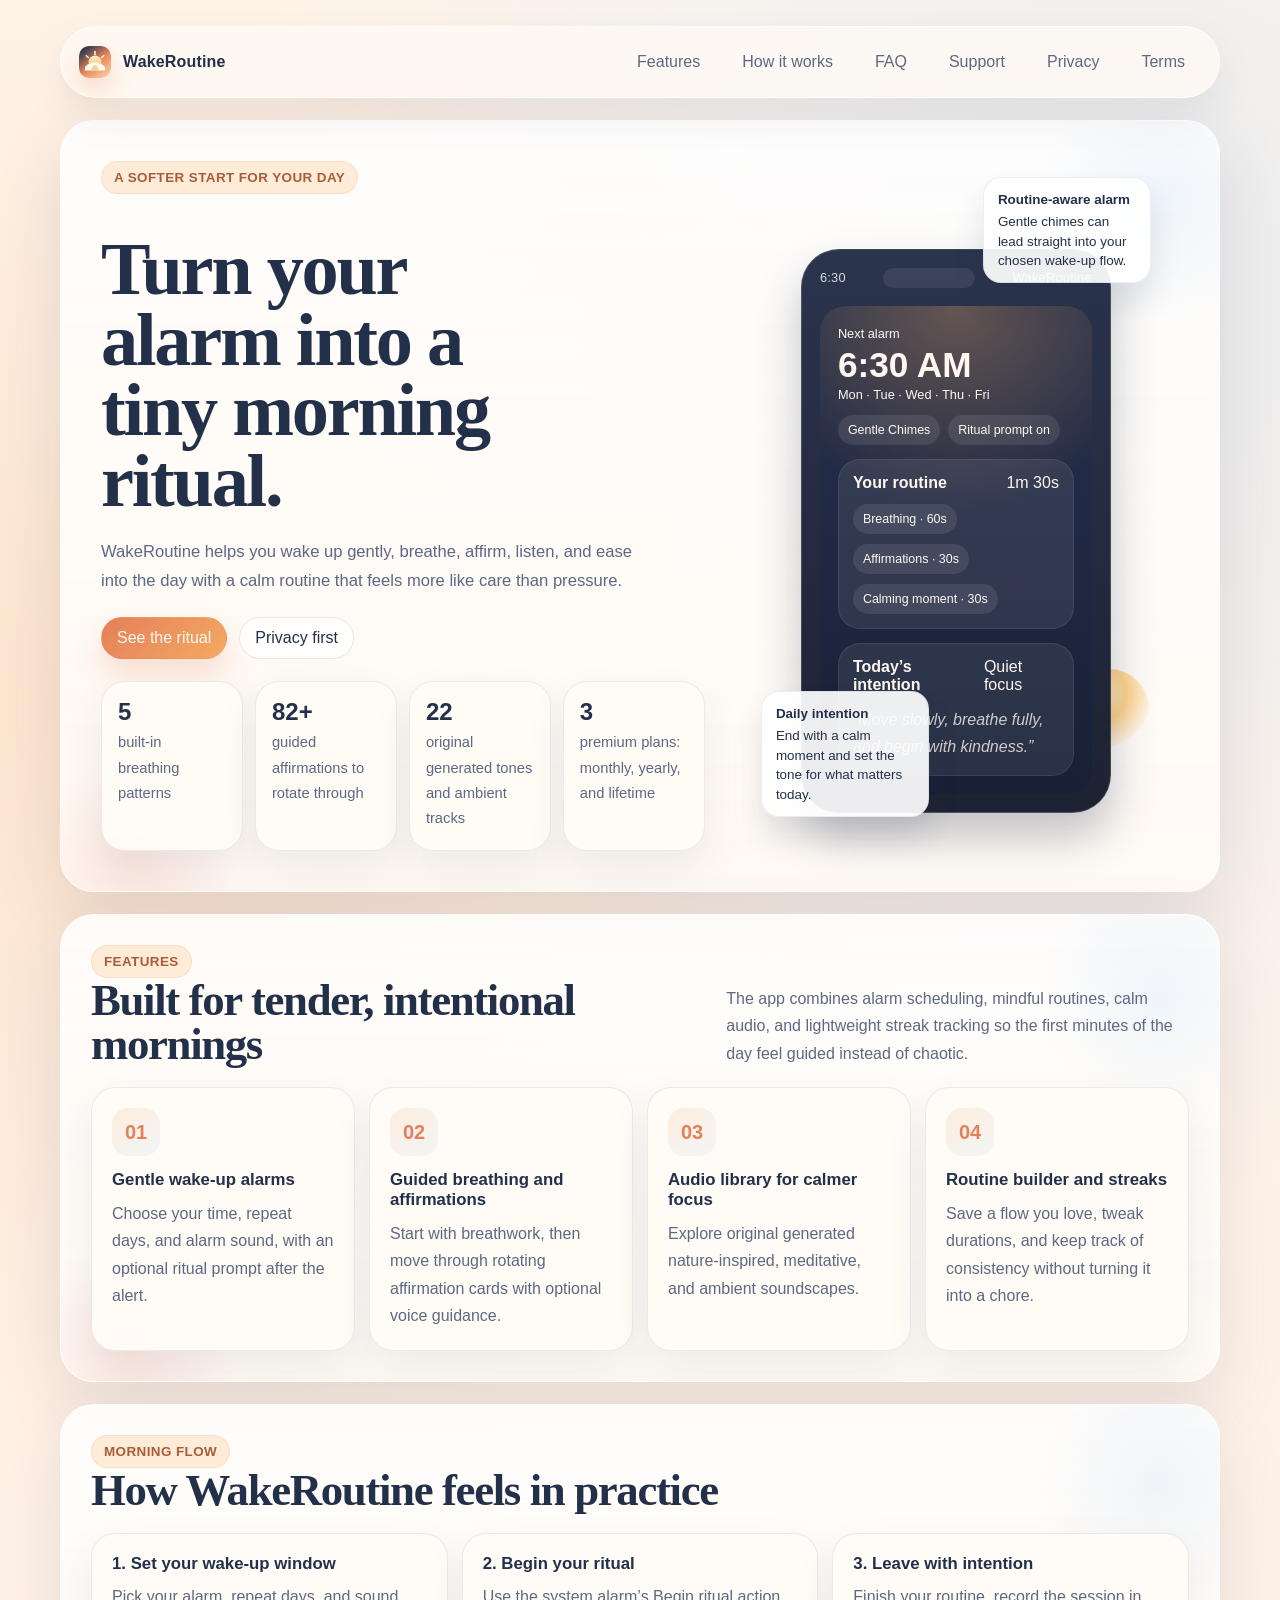
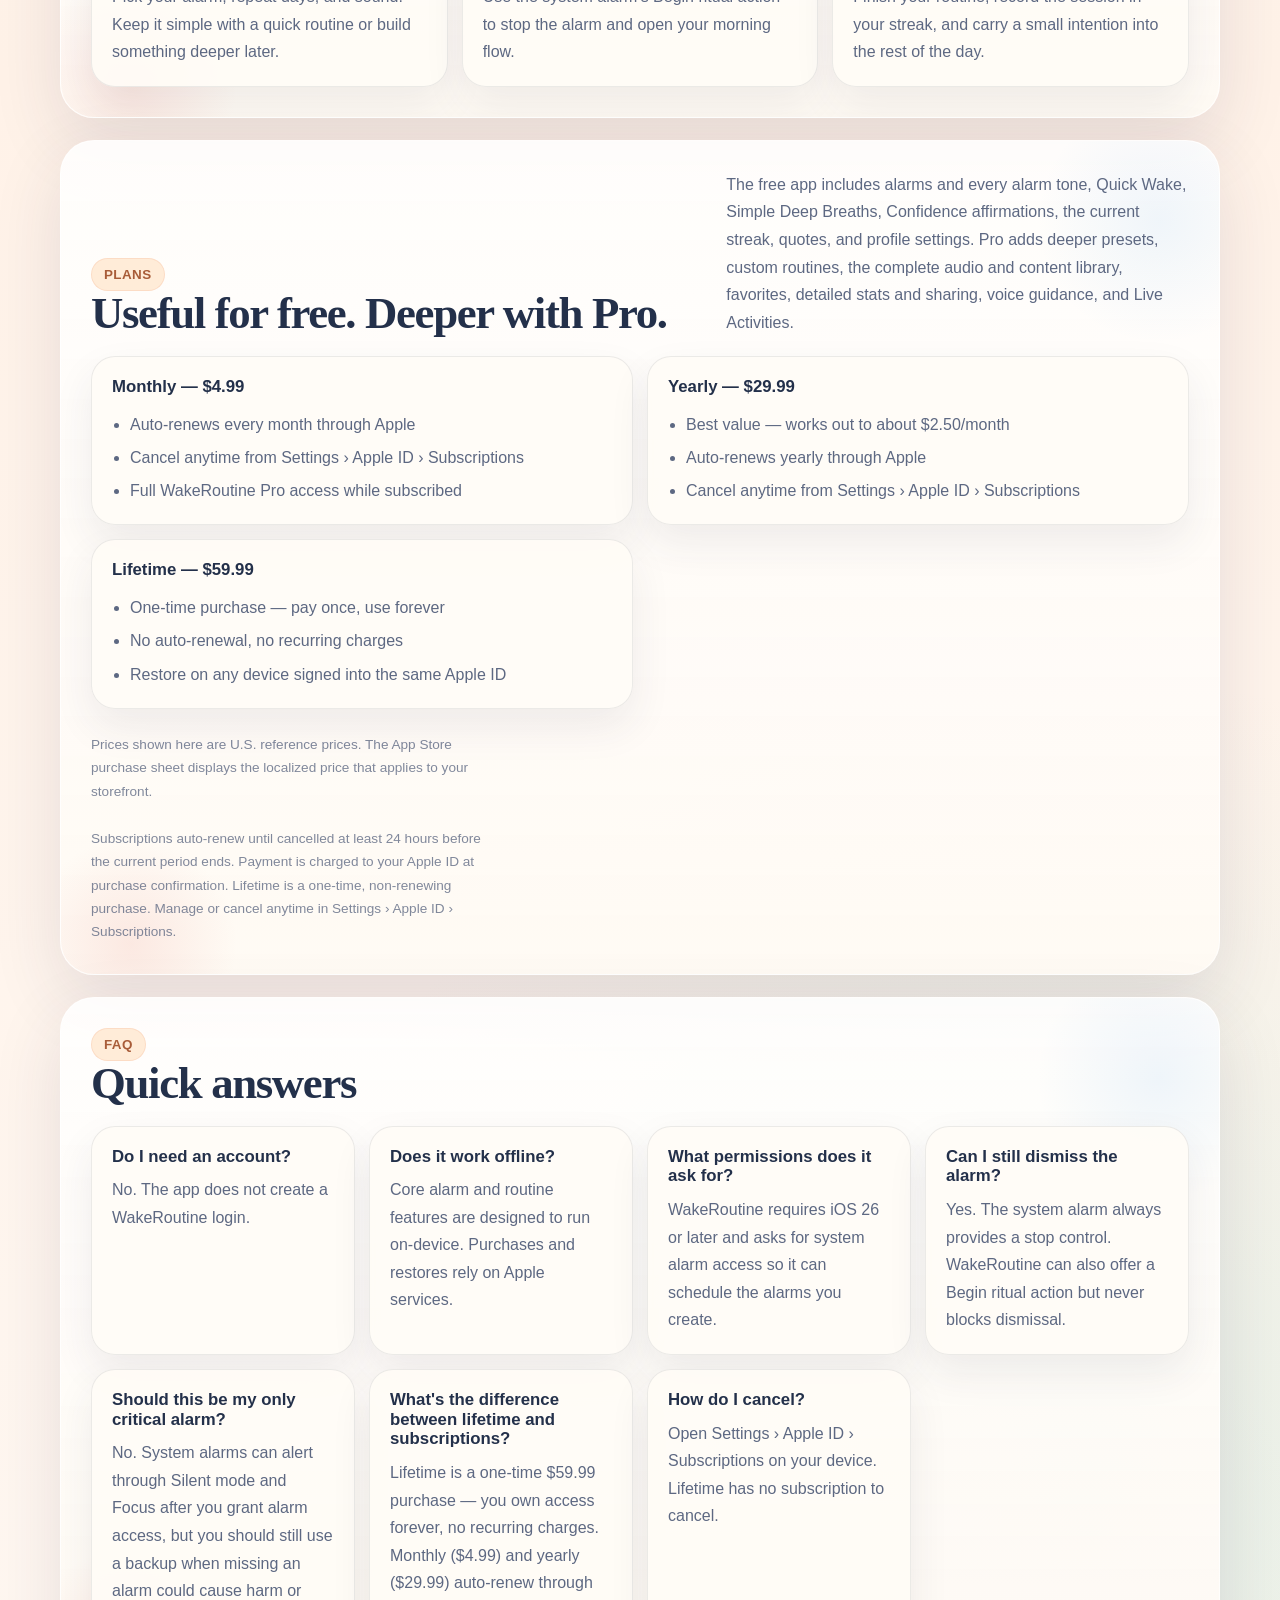
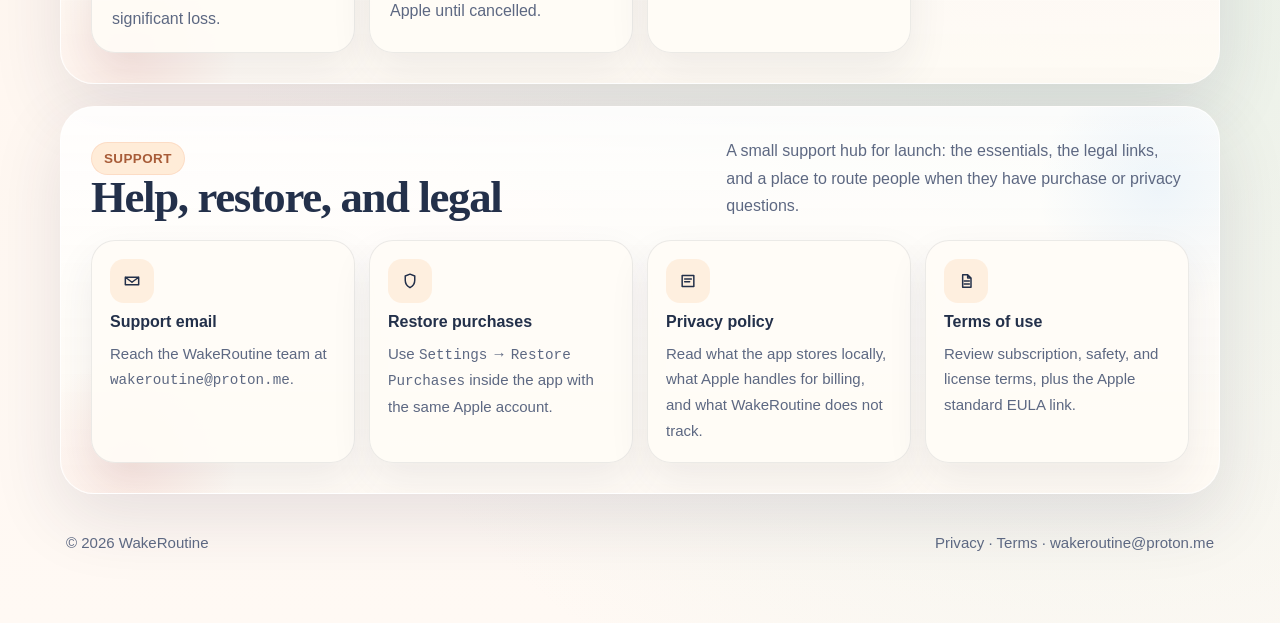
<file: index.html>
<!DOCTYPE html>
<html lang="en">
<head>
  <meta charset="UTF-8" />
  <meta name="viewport" content="width=device-width, initial-scale=1.0" />
  <title>WakeRoutine | Gentle alarms and mindful morning rituals</title>
  <meta
    name="description"
    content="WakeRoutine is an iPhone app for scheduled alarms, guided breathing, affirmations, generated calming audio, streaks, and customizable morning rituals."
  />
  <meta name="theme-color" content="#fff8f1" />
  <link rel="icon" href="assets/brand-mark.svg" type="image/svg+xml" />
  <link rel="stylesheet" href="site.css?v=1" />
</head>
<body>
  <div class="page-shell">
    <nav class="topbar" aria-label="Primary">
      <a class="brand" href="./">
        <img src="assets/brand-mark.svg" alt="WakeRoutine brand mark" />
        <span>WakeRoutine</span>
      </a>
      <div class="nav-links">
        <a href="#features">Features</a>
        <a href="#flow">How it works</a>
        <a href="#faq">FAQ</a>
        <a href="#support">Support</a>
        <a href="privacy/">Privacy</a>
        <a href="terms/">Terms</a>
      </div>
    </nav>

    <main class="section-stack">
      <section class="hero">
        <div class="hero-copy">
          <span class="eyebrow">A softer start for your day</span>
          <div>
            <h1>Turn your alarm into a tiny morning ritual.</h1>
          </div>
          <p>
            WakeRoutine helps you wake up gently, breathe, affirm, listen, and ease into the day
            with a calm routine that feels more like care than pressure.
          </p>
          <div class="cta-row">
            <a class="button-link primary" href="#features">See the ritual</a>
            <a class="button-link ghost" href="privacy/">Privacy first</a>
          </div>
          <div class="stats-grid" aria-label="WakeRoutine highlights">
            <article class="stat-card">
              <strong>5</strong>
              <p>built-in breathing patterns</p>
            </article>
            <article class="stat-card">
              <strong>82+</strong>
              <p>guided affirmations to rotate through</p>
            </article>
            <article class="stat-card">
              <strong>22</strong>
              <p>original generated tones and ambient tracks</p>
            </article>
            <article class="stat-card">
              <strong>3</strong>
              <p>premium plans: monthly, yearly, and lifetime</p>
            </article>
          </div>
        </div>

        <div class="hero-visual" aria-label="WakeRoutine phone preview">
          <div class="phone-scene">
            <div class="hero-notes" aria-label="WakeRoutine highlights">
              <div class="floating-note one">
                <strong>Routine-aware alarm</strong>
                Gentle chimes can lead straight into your chosen wake-up flow.
              </div>
              <div class="floating-note two">
                <strong>Daily intention</strong>
                End with a calm moment and set the tone for what matters today.
              </div>
            </div>
            <div class="sun-coin" aria-hidden="true"></div>
            <div class="phone-frame">
              <div class="phone-top">
                <span>6:30</span>
                <div class="notch" aria-hidden="true"></div>
                <span>WakeRoutine</span>
              </div>
              <div class="phone-surface">
                <span class="phone-label">Next alarm</span>
                <strong class="alarm-time">6:30 AM</strong>
                <span class="phone-label">Mon · Tue · Wed · Thu · Fri</span>

                <div class="days-row">
                  <span class="day-pill">Gentle Chimes</span>
                  <span class="day-pill">Ritual prompt on</span>
                </div>

                <div class="routine-card">
                  <header>
                    <strong>Your routine</strong>
                    <span>1m 30s</span>
                  </header>
                  <div class="steps-cloud">
                    <span class="step-pill">Breathing · 60s</span>
                    <span class="step-pill">Affirmations · 30s</span>
                    <span class="step-pill">Calming moment · 30s</span>
                  </div>
                </div>

                <div class="intention-card">
                  <header>
                    <strong>Today’s intention</strong>
                    <span>Quiet focus</span>
                  </header>
                  <p>“Move slowly, breathe fully, and begin with kindness.”</p>
                </div>
              </div>
            </div>
          </div>
        </div>
      </section>

      <section class="panel" id="features">
        <div class="panel-head">
          <div>
            <span class="tag">Features</span>
            <h2>Built for tender, intentional mornings</h2>
          </div>
          <p class="panel-subcopy">
            The app combines alarm scheduling, mindful routines, calm audio, and lightweight
            streak tracking so the first minutes of the day feel guided instead of chaotic.
          </p>
        </div>

        <div class="card-grid">
          <article class="card">
            <div class="icon-chip">01</div>
            <h3>Gentle wake-up alarms</h3>
            <p>Choose your time, repeat days, and alarm sound, with an optional ritual prompt after the alert.</p>
          </article>
          <article class="card">
            <div class="icon-chip">02</div>
            <h3>Guided breathing and affirmations</h3>
            <p>Start with breathwork, then move through rotating affirmation cards with optional voice guidance.</p>
          </article>
          <article class="card">
            <div class="icon-chip">03</div>
            <h3>Audio library for calmer focus</h3>
            <p>Explore original generated nature-inspired, meditative, and ambient soundscapes.</p>
          </article>
          <article class="card">
            <div class="icon-chip">04</div>
            <h3>Routine builder and streaks</h3>
            <p>Save a flow you love, tweak durations, and keep track of consistency without turning it into a chore.</p>
          </article>
        </div>
      </section>

      <section class="panel" id="flow">
        <div class="panel-head">
          <div>
            <span class="tag">Morning flow</span>
            <h2>How WakeRoutine feels in practice</h2>
          </div>
        </div>

        <div class="flow-grid">
          <article class="flow-card">
            <h3>1. Set your wake-up window</h3>
            <p>Pick your alarm, repeat days, and sound. Keep it simple with a quick routine or build something deeper later.</p>
          </article>
          <article class="flow-card">
            <h3>2. Begin your ritual</h3>
            <p>Use the system alarm’s Begin ritual action to stop the alarm and open your morning flow.</p>
          </article>
          <article class="flow-card">
            <h3>3. Leave with intention</h3>
            <p>Finish your routine, record the session in your streak, and carry a small intention into the rest of the day.</p>
          </article>
        </div>
      </section>

      <section class="panel">
        <div class="panel-head">
          <div>
            <span class="tag">Plans</span>
            <h2>Useful for free. Deeper with Pro.</h2>
          </div>
          <p class="panel-subcopy">
            The free app includes alarms and every alarm tone, Quick Wake, Simple Deep Breaths,
            Confidence affirmations, the current streak, quotes, and profile settings. Pro adds
            deeper presets, custom routines, the complete audio and content library, favorites,
            detailed stats and sharing, voice guidance, and Live Activities.
          </p>
        </div>

        <div class="comparison-grid">
          <article class="mini-card">
            <h3>Monthly — $4.99</h3>
            <ul>
              <li>Auto-renews every month through Apple</li>
              <li>Cancel anytime from Settings › Apple ID › Subscriptions</li>
              <li>Full WakeRoutine Pro access while subscribed</li>
            </ul>
          </article>
          <article class="mini-card">
            <h3>Yearly — $29.99</h3>
            <ul>
              <li>Best value — works out to about $2.50/month</li>
              <li>Auto-renews yearly through Apple</li>
              <li>Cancel anytime from Settings › Apple ID › Subscriptions</li>
            </ul>
          </article>
          <article class="mini-card">
            <h3>Lifetime — $59.99</h3>
            <ul>
              <li>One-time purchase — pay once, use forever</li>
              <li>No auto-renewal, no recurring charges</li>
              <li>Restore on any device signed into the same Apple ID</li>
            </ul>
          </article>
        </div>

        <p class="panel-subcopy pricing-note">
          Prices shown here are U.S. reference prices. The App Store purchase sheet displays the
          localized price that applies to your storefront.
        </p>
        <p class="panel-subcopy pricing-note">
          Subscriptions auto-renew until cancelled at least 24 hours before the current period ends.
          Payment is charged to your Apple ID at purchase confirmation. Lifetime is a one-time,
          non-renewing purchase. Manage or cancel anytime in Settings › Apple ID › Subscriptions.
        </p>
      </section>

      <section class="panel" id="faq">
        <div class="panel-head">
          <div>
            <span class="tag">FAQ</span>
            <h2>Quick answers</h2>
          </div>
        </div>

        <div class="faq-grid">
          <article class="faq-card">
            <h3>Do I need an account?</h3>
            <p>No. The app does not create a WakeRoutine login.</p>
          </article>
          <article class="faq-card">
            <h3>Does it work offline?</h3>
            <p>Core alarm and routine features are designed to run on-device. Purchases and restores rely on Apple services.</p>
          </article>
          <article class="faq-card">
            <h3>What permissions does it ask for?</h3>
            <p>WakeRoutine requires iOS 26 or later and asks for system alarm access so it can schedule the alarms you create.</p>
          </article>
          <article class="faq-card">
            <h3>Can I still dismiss the alarm?</h3>
            <p>Yes. The system alarm always provides a stop control. WakeRoutine can also offer a Begin ritual action but never blocks dismissal.</p>
          </article>
          <article class="faq-card">
            <h3>Should this be my only critical alarm?</h3>
            <p>No. System alarms can alert through Silent mode and Focus after you grant alarm access, but you should still use a backup when missing an alarm could cause harm or significant loss.</p>
          </article>
          <article class="faq-card">
            <h3>What's the difference between lifetime and subscriptions?</h3>
            <p>Lifetime is a one-time $59.99 purchase — you own access forever, no recurring charges. Monthly ($4.99) and yearly ($29.99) auto-renew through Apple until cancelled.</p>
          </article>
          <article class="faq-card">
            <h3>How do I cancel?</h3>
            <p>Open Settings › Apple ID › Subscriptions on your device. Lifetime has no subscription to cancel.</p>
          </article>
        </div>
      </section>

      <section class="panel" id="support">
        <div class="panel-head">
          <div>
            <span class="tag">Support</span>
            <h2>Help, restore, and legal</h2>
          </div>
          <p class="panel-subcopy">
            A small support hub for launch: the essentials, the legal links, and a place to route
            people when they have purchase or privacy questions.
          </p>
        </div>

        <div class="support-links-grid">
          <a class="support-link-card" href="mailto:wakeroutine@proton.me?subject=WakeRoutine%20support">
            <span class="support-link-icon" aria-hidden="true">
              <svg viewBox="0 0 24 24" fill="none">
                <path d="M4 7.5h16v9H4zm0 0 8 6 8-6" stroke="currentColor" stroke-width="1.8" stroke-linecap="round" stroke-linejoin="round"/>
              </svg>
            </span>
            <span class="support-link-title">Support email</span>
            <p>Reach the WakeRoutine team at <span class="mono">wakeroutine@proton.me</span>.</p>
          </a>

          <article class="support-link-card">
            <span class="support-link-icon" aria-hidden="true">
              <svg viewBox="0 0 24 24" fill="none">
                <path d="M12 3.8 6.3 6v5.1c0 3.7 2.1 7.1 5.7 8.9 3.6-1.8 5.7-5.2 5.7-8.9V6z" stroke="currentColor" stroke-width="1.8" stroke-linejoin="round"/>
              </svg>
            </span>
            <span class="support-link-title">Restore purchases</span>
            <p>Use <span class="mono">Settings</span> → <span class="mono">Restore Purchases</span> inside the app with the same Apple account.</p>
          </article>

          <a class="support-link-card" href="privacy/">
            <span class="support-link-icon" aria-hidden="true">
              <svg viewBox="0 0 24 24" fill="none">
                <path d="M5 5.5h14v13H5zM8 9.5h8M8 13h6" stroke="currentColor" stroke-width="1.8" stroke-linecap="round" stroke-linejoin="round"/>
              </svg>
            </span>
            <span class="support-link-title">Privacy policy</span>
            <p>Read what the app stores locally, what Apple handles for billing, and what WakeRoutine does not track.</p>
          </a>

          <a class="support-link-card" href="terms/">
            <span class="support-link-icon" aria-hidden="true">
              <svg viewBox="0 0 24 24" fill="none">
                <path d="M8 4.5h6l4 4v11H8zM14 4.5v4h4M10 12h6M10 15.5h6" stroke="currentColor" stroke-width="1.8" stroke-linecap="round" stroke-linejoin="round"/>
              </svg>
            </span>
            <span class="support-link-title">Terms of use</span>
            <p>Review subscription, safety, and license terms, plus the Apple standard EULA link.</p>
          </a>
        </div>
      </section>
    </main>

    <footer class="footer">
      <span>&copy; 2026 WakeRoutine</span>
      <span>
        <a href="privacy/">Privacy</a> ·
        <a href="terms/">Terms</a> ·
        <a href="mailto:wakeroutine@proton.me">wakeroutine@proton.me</a>
      </span>
    </footer>
  </div>
</body>
</html>
</file>
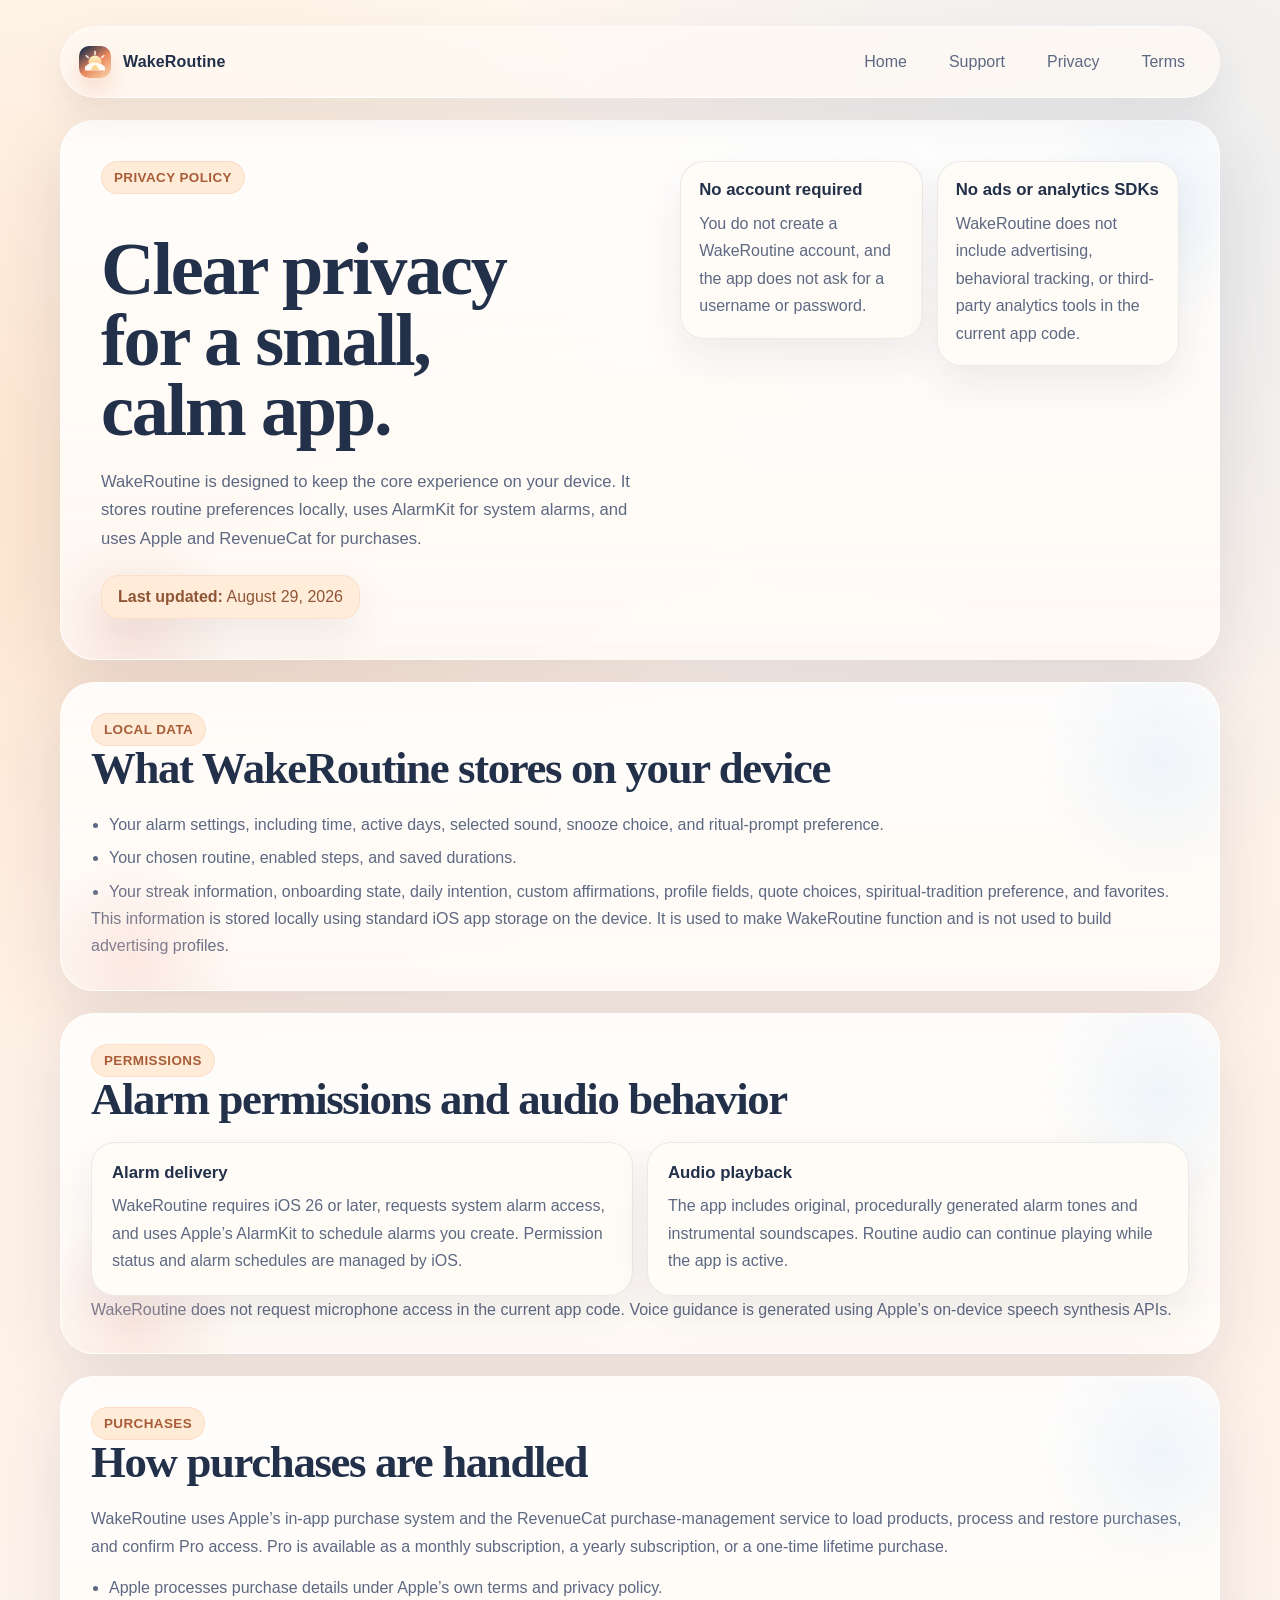
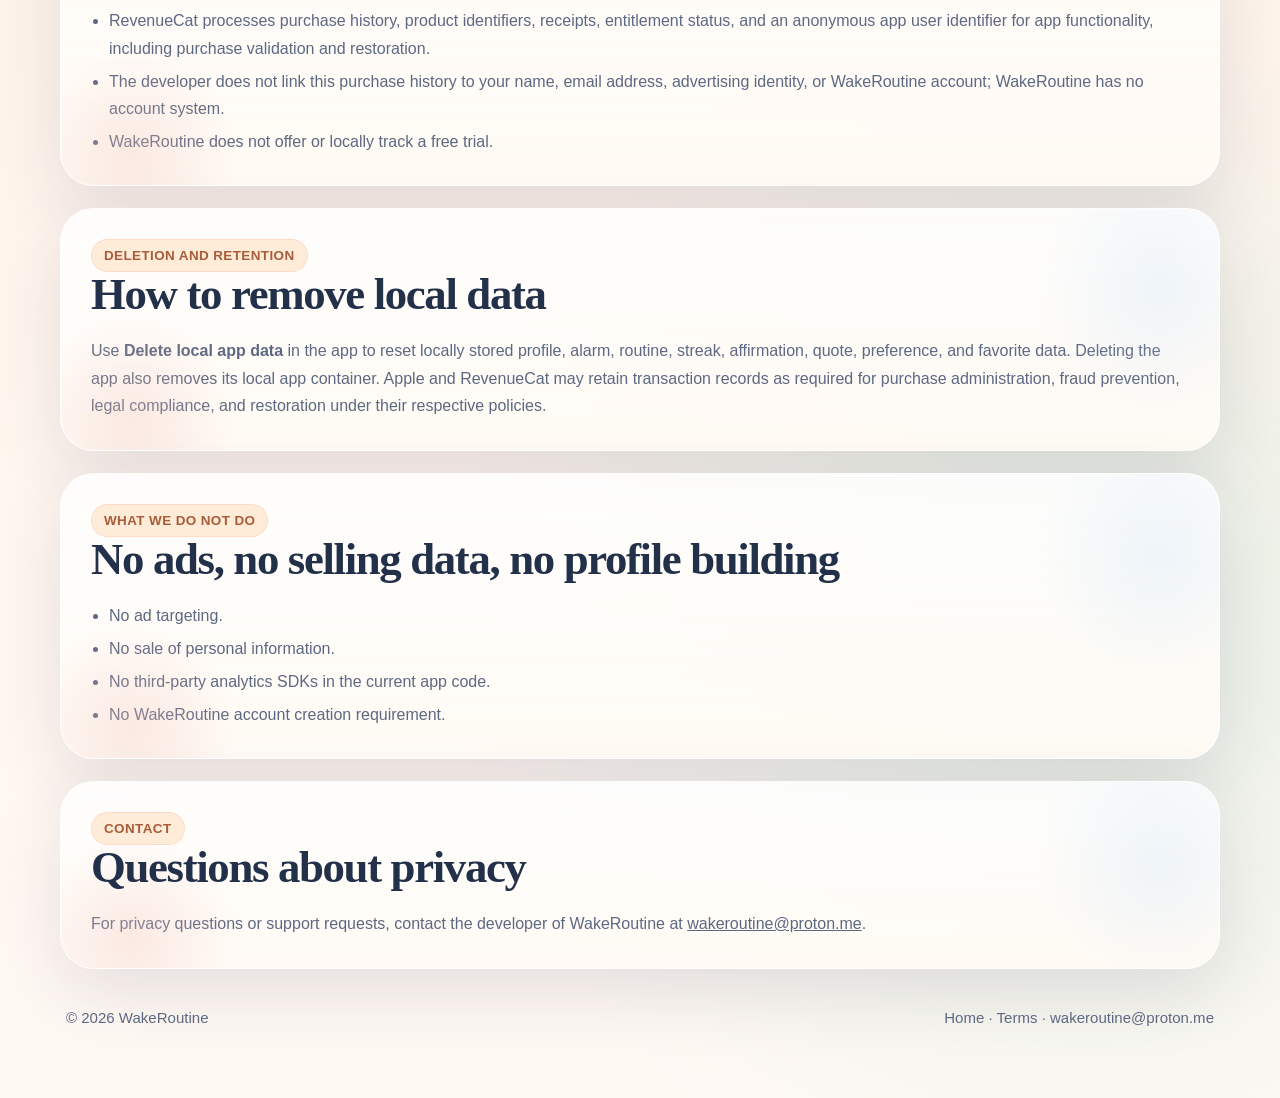
<file: privacy/index.html>
<!DOCTYPE html>
<html lang="en">
<head>
  <meta charset="UTF-8" />
  <meta name="viewport" content="width=device-width, initial-scale=1.0" />
  <title>WakeRoutine Privacy Policy</title>
  <meta
    name="description"
    content="Privacy policy for WakeRoutine, including local app storage, alarm access, and Apple-managed subscriptions."
  />
  <link rel="icon" href="../assets/brand-mark.svg" type="image/svg+xml" />
  <link rel="stylesheet" href="../site.css?v=1" />
</head>
<body>
  <div class="page-shell">
    <nav class="topbar" aria-label="Primary">
      <a class="brand" href="../">
        <img src="../assets/brand-mark.svg" alt="WakeRoutine brand mark" />
        <span>WakeRoutine</span>
      </a>
      <div class="nav-links">
        <a href="../">Home</a>
        <a href="../#support">Support</a>
        <a href="./">Privacy</a>
        <a href="../terms/">Terms</a>
      </div>
    </nav>

    <main class="section-stack">
      <section class="hero legal-hero">
        <div class="hero-copy">
          <span class="eyebrow">Privacy Policy</span>
          <div>
            <h1>Clear privacy for a small, calm app.</h1>
          </div>
          <p>
            WakeRoutine is designed to keep the core experience on your device. It stores routine
            preferences locally, uses AlarmKit for system alarms, and uses Apple and RevenueCat for purchases.
          </p>
          <div class="callout"><strong>Last updated:</strong> August 29, 2026</div>
        </div>

        <div class="legal-grid">
          <article class="legal-card">
            <h3>No account required</h3>
            <p>You do not create a WakeRoutine account, and the app does not ask for a username or password.</p>
          </article>
          <article class="legal-card">
            <h3>No ads or analytics SDKs</h3>
            <p>WakeRoutine does not include advertising, behavioral tracking, or third-party analytics tools in the current app code.</p>
          </article>
        </div>
      </section>

      <section class="panel">
        <div class="panel-head">
          <div>
            <span class="tag">Local data</span>
            <h2>What WakeRoutine stores on your device</h2>
          </div>
        </div>

        <ul class="clean-list">
          <li>Your alarm settings, including time, active days, selected sound, snooze choice, and ritual-prompt preference.</li>
          <li>Your chosen routine, enabled steps, and saved durations.</li>
          <li>Your streak information, onboarding state, daily intention, custom affirmations, profile fields, quote choices, spiritual-tradition preference, and favorites.</li>
        </ul>

        <p>
          This information is stored locally using standard iOS app storage on the device. It is
          used to make WakeRoutine function and is not used to build advertising profiles.
        </p>
      </section>

      <section class="panel">
        <div class="panel-head">
          <div>
            <span class="tag">Permissions</span>
            <h2>Alarm permissions and audio behavior</h2>
          </div>
        </div>

        <div class="detail-grid">
          <article class="detail-card">
            <h3>Alarm delivery</h3>
            <p>WakeRoutine requires iOS 26 or later, requests system alarm access, and uses Apple’s AlarmKit to schedule alarms you create. Permission status and alarm schedules are managed by iOS.</p>
          </article>
          <article class="detail-card">
            <h3>Audio playback</h3>
            <p>The app includes original, procedurally generated alarm tones and instrumental soundscapes. Routine audio can continue playing while the app is active.</p>
          </article>
        </div>

        <p>
          WakeRoutine does not request microphone access in the current app code. Voice guidance is
          generated using Apple’s on-device speech synthesis APIs.
        </p>
      </section>

      <section class="panel">
        <div class="panel-head">
          <div>
            <span class="tag">Purchases</span>
            <h2>How purchases are handled</h2>
          </div>
        </div>

        <p>
          WakeRoutine uses Apple’s in-app purchase system and the RevenueCat purchase-management
          service to load products, process and restore purchases, and confirm Pro access. Pro is available as a
          monthly subscription, a yearly subscription, or a one-time lifetime purchase.
        </p>

        <ul class="clean-list">
          <li>Apple processes purchase details under Apple’s own terms and privacy policy.</li>
          <li>RevenueCat processes purchase history, product identifiers, receipts, entitlement status, and an anonymous app user identifier for app functionality, including purchase validation and restoration.</li>
          <li>The developer does not link this purchase history to your name, email address, advertising identity, or WakeRoutine account; WakeRoutine has no account system.</li>
          <li>WakeRoutine does not offer or locally track a free trial.</li>
        </ul>
      </section>

      <section class="panel">
        <div class="panel-head">
          <div>
            <span class="tag">Deletion and retention</span>
            <h2>How to remove local data</h2>
          </div>
        </div>
        <p>
          Use <strong>Delete local app data</strong> in the app to reset locally stored profile,
          alarm, routine, streak, affirmation, quote, preference, and favorite data. Deleting the
          app also removes its local app container. Apple and RevenueCat may retain transaction
          records as required for purchase administration, fraud prevention, legal compliance, and
          restoration under their respective policies.
        </p>
      </section>

      <section class="panel">
        <div class="panel-head">
          <div>
            <span class="tag">What we do not do</span>
            <h2>No ads, no selling data, no profile building</h2>
          </div>
        </div>

        <ul class="clean-list">
          <li>No ad targeting.</li>
          <li>No sale of personal information.</li>
          <li>No third-party analytics SDKs in the current app code.</li>
          <li>No WakeRoutine account creation requirement.</li>
        </ul>
      </section>

      <section class="panel">
        <div class="panel-head">
          <div>
            <span class="tag">Contact</span>
            <h2>Questions about privacy</h2>
          </div>
        </div>

        <p>
          For privacy questions or support requests, contact the developer of WakeRoutine at
          <a href="mailto:wakeroutine@proton.me">wakeroutine@proton.me</a>.
        </p>
      </section>
    </main>

    <footer class="footer">
      <span>&copy; 2026 WakeRoutine</span>
      <span>
        <a href="../">Home</a> ·
        <a href="../terms/">Terms</a> ·
        <a href="mailto:wakeroutine@proton.me">wakeroutine@proton.me</a>
      </span>
    </footer>
  </div>
</body>
</html>
</file>
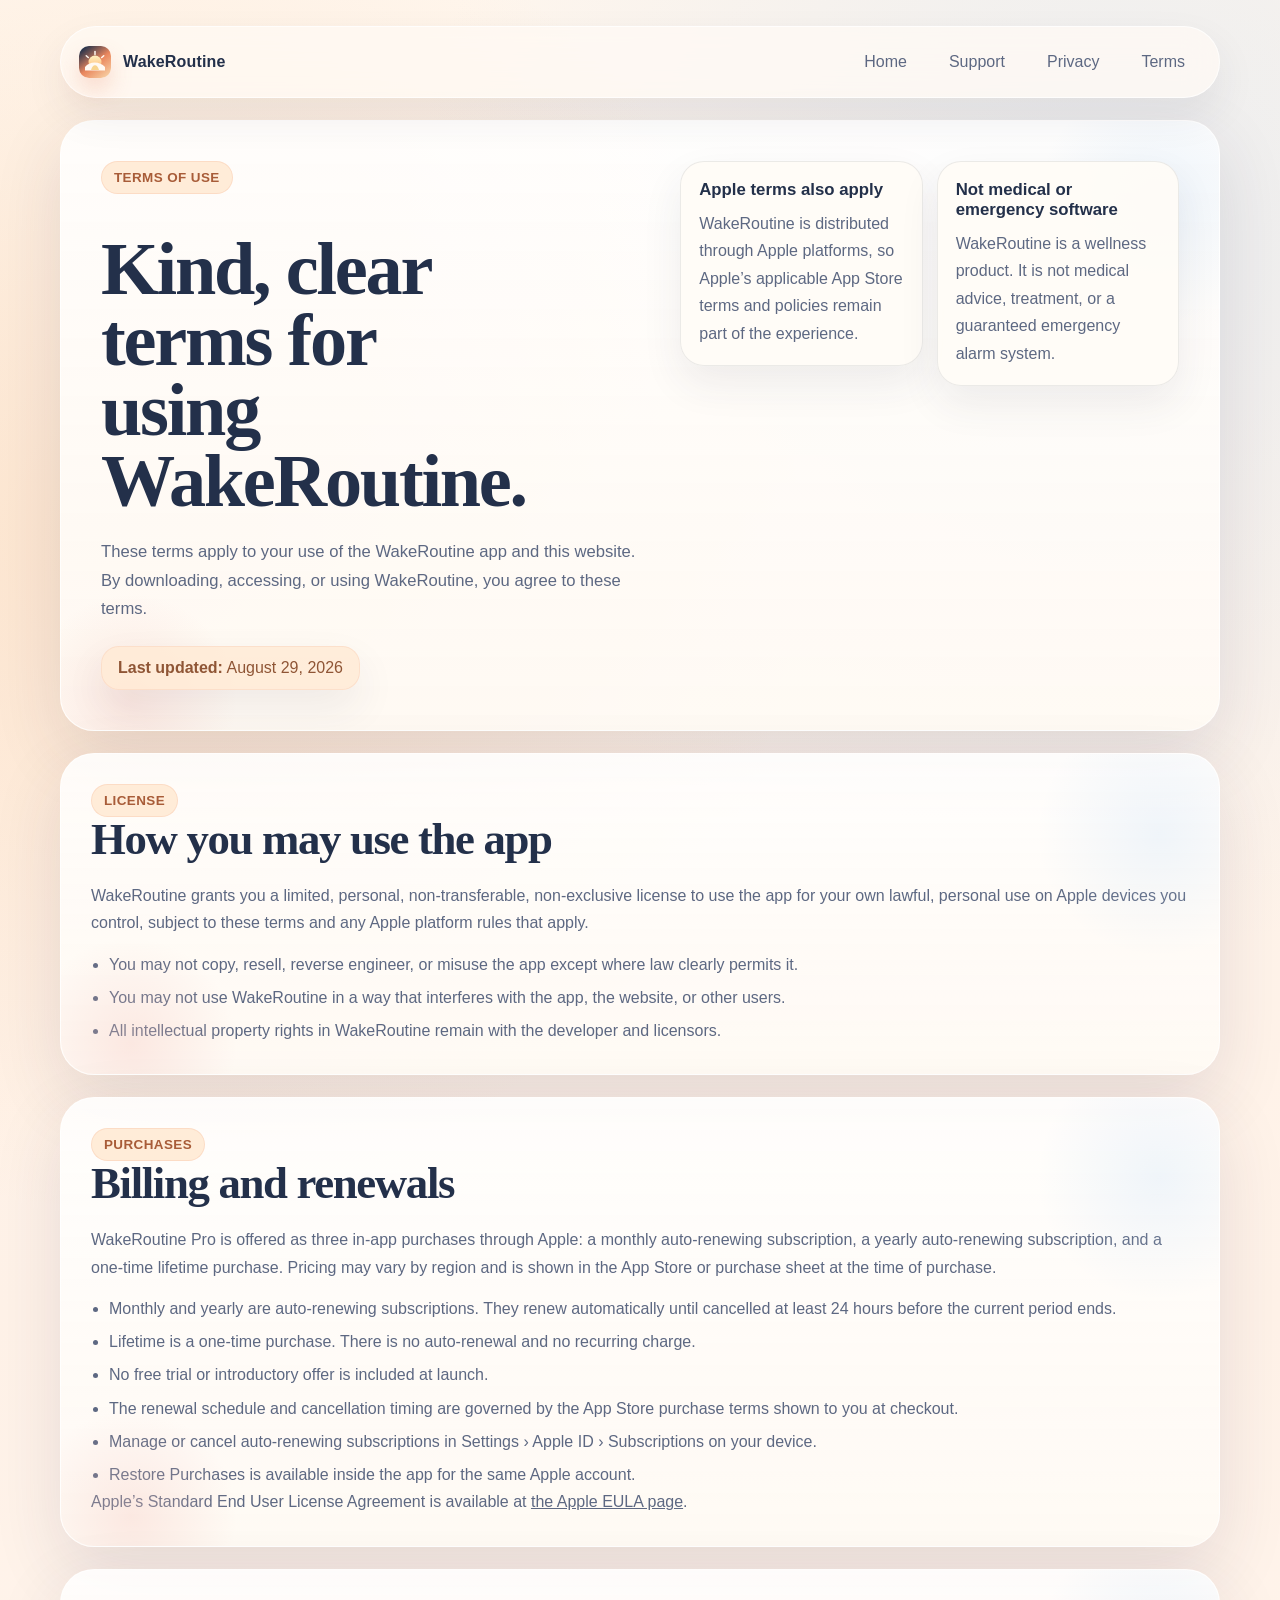
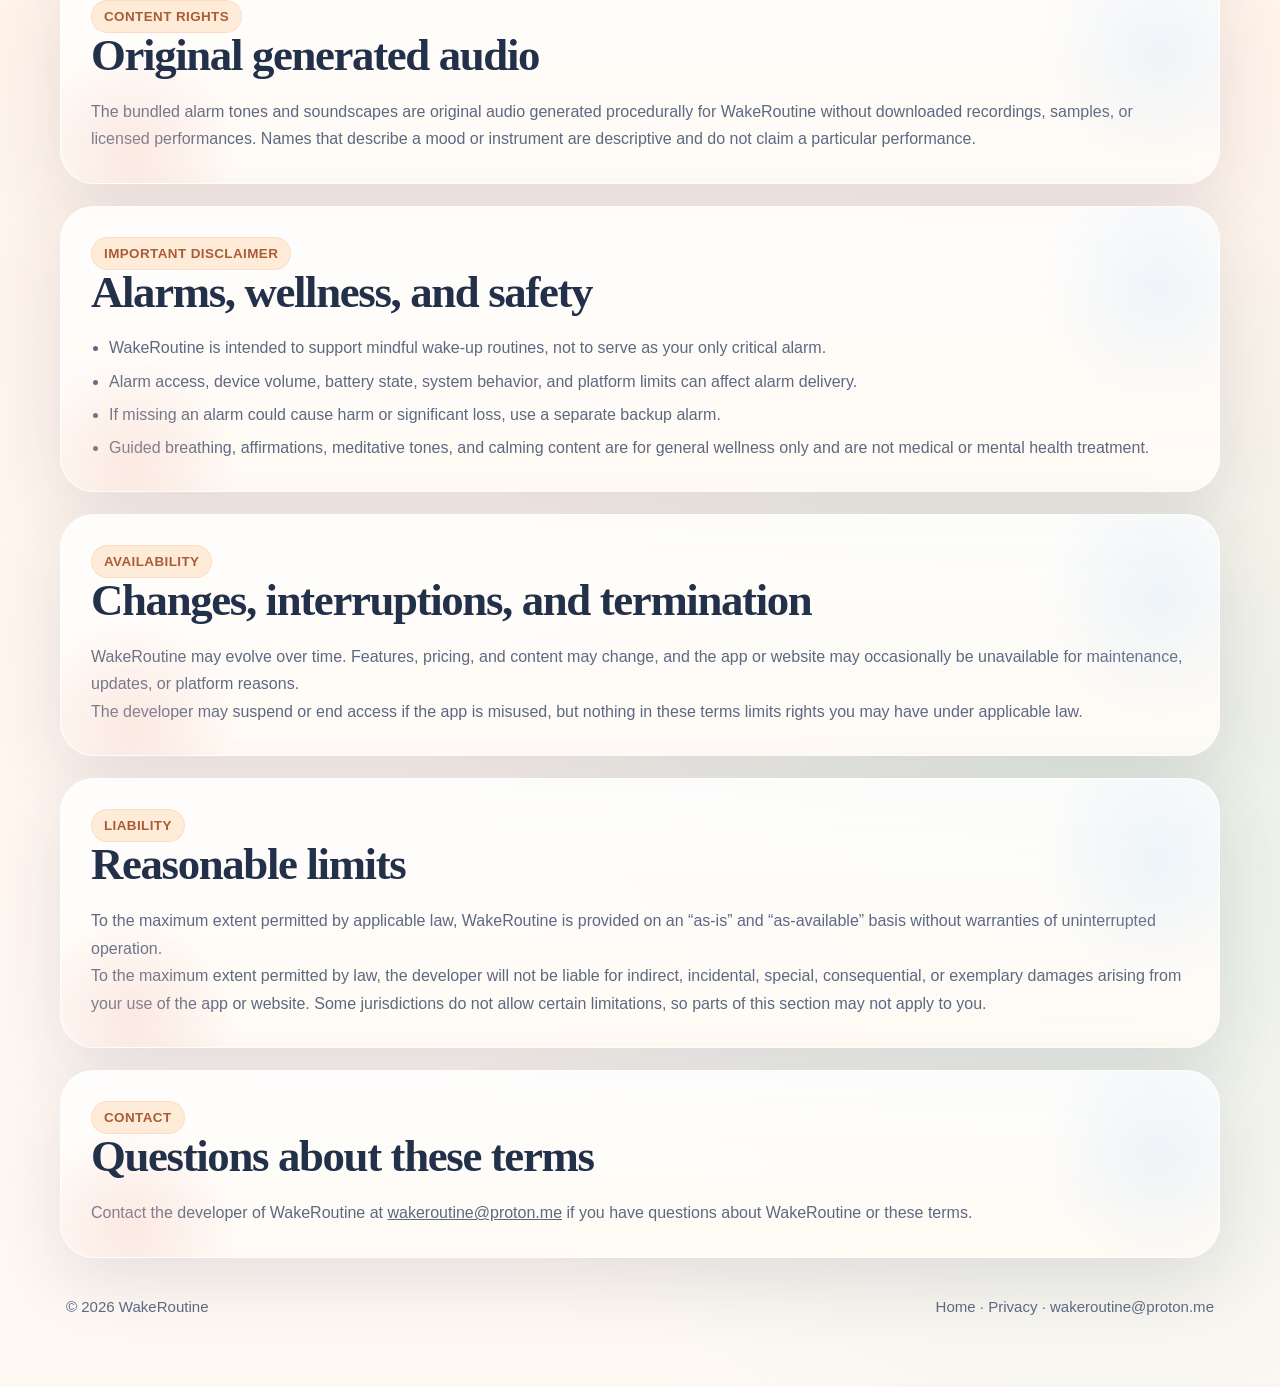
<file: terms/index.html>
<!DOCTYPE html>
<html lang="en">
<head>
  <meta charset="UTF-8" />
  <meta name="viewport" content="width=device-width, initial-scale=1.0" />
  <title>WakeRoutine Terms of Use</title>
  <meta
    name="description"
    content="Terms of use for WakeRoutine, including subscriptions, license limits, and important alarm and wellness disclaimers."
  />
  <link rel="icon" href="../assets/brand-mark.svg" type="image/svg+xml" />
  <link rel="stylesheet" href="../site.css?v=1" />
</head>
<body>
  <div class="page-shell">
    <nav class="topbar" aria-label="Primary">
      <a class="brand" href="../">
        <img src="../assets/brand-mark.svg" alt="WakeRoutine brand mark" />
        <span>WakeRoutine</span>
      </a>
      <div class="nav-links">
        <a href="../">Home</a>
        <a href="../#support">Support</a>
        <a href="../privacy/">Privacy</a>
        <a href="./">Terms</a>
      </div>
    </nav>

    <main class="section-stack">
      <section class="hero legal-hero">
        <div class="hero-copy">
          <span class="eyebrow">Terms of Use</span>
          <div>
            <h1>Kind, clear terms for using WakeRoutine.</h1>
          </div>
          <p>
            These terms apply to your use of the WakeRoutine app and this website. By downloading,
            accessing, or using WakeRoutine, you agree to these terms.
          </p>
          <div class="callout"><strong>Last updated:</strong> August 29, 2026</div>
        </div>

        <div class="legal-grid">
          <article class="legal-card">
            <h3>Apple terms also apply</h3>
            <p>WakeRoutine is distributed through Apple platforms, so Apple’s applicable App Store terms and policies remain part of the experience.</p>
          </article>
          <article class="legal-card">
            <h3>Not medical or emergency software</h3>
            <p>WakeRoutine is a wellness product. It is not medical advice, treatment, or a guaranteed emergency alarm system.</p>
          </article>
        </div>
      </section>

      <section class="panel">
        <div class="panel-head">
          <div>
            <span class="tag">License</span>
            <h2>How you may use the app</h2>
          </div>
        </div>

        <p>
          WakeRoutine grants you a limited, personal, non-transferable, non-exclusive license to
          use the app for your own lawful, personal use on Apple devices you control, subject to
          these terms and any Apple platform rules that apply.
        </p>

        <ul class="clean-list">
          <li>You may not copy, resell, reverse engineer, or misuse the app except where law clearly permits it.</li>
          <li>You may not use WakeRoutine in a way that interferes with the app, the website, or other users.</li>
          <li>All intellectual property rights in WakeRoutine remain with the developer and licensors.</li>
        </ul>
      </section>

      <section class="panel">
        <div class="panel-head">
          <div>
            <span class="tag">Purchases</span>
            <h2>Billing and renewals</h2>
          </div>
        </div>

        <p>
          WakeRoutine Pro is offered as three in-app purchases through Apple: a monthly auto-renewing
          subscription, a yearly auto-renewing subscription, and a one-time lifetime purchase.
          Pricing may vary by region and is shown in the App Store or purchase sheet at the time
          of purchase.
        </p>

        <ul class="clean-list">
          <li>Monthly and yearly are auto-renewing subscriptions. They renew automatically until cancelled at least 24 hours before the current period ends.</li>
          <li>Lifetime is a one-time purchase. There is no auto-renewal and no recurring charge.</li>
          <li>No free trial or introductory offer is included at launch.</li>
          <li>The renewal schedule and cancellation timing are governed by the App Store purchase terms shown to you at checkout.</li>
          <li>Manage or cancel auto-renewing subscriptions in Settings › Apple ID › Subscriptions on your device.</li>
          <li>Restore Purchases is available inside the app for the same Apple account.</li>
        </ul>

        <p>
          Apple’s Standard End User License Agreement is available at
          <a href="https://www.apple.com/legal/internet-services/itunes/dev/stdeula/" target="_blank" rel="noopener">the Apple EULA page</a>.
        </p>
      </section>

      <section class="panel">
        <div class="panel-head">
          <div>
            <span class="tag">Content rights</span>
            <h2>Original generated audio</h2>
          </div>
        </div>
        <p>
          The bundled alarm tones and soundscapes are original audio generated procedurally for
          WakeRoutine without downloaded recordings, samples, or licensed performances. Names that
          describe a mood or instrument are descriptive and do not claim a particular performance.
        </p>
      </section>

      <section class="panel">
        <div class="panel-head">
          <div>
            <span class="tag">Important disclaimer</span>
            <h2>Alarms, wellness, and safety</h2>
          </div>
        </div>

        <ul class="clean-list">
          <li>WakeRoutine is intended to support mindful wake-up routines, not to serve as your only critical alarm.</li>
          <li>Alarm access, device volume, battery state, system behavior, and platform limits can affect alarm delivery.</li>
          <li>If missing an alarm could cause harm or significant loss, use a separate backup alarm.</li>
          <li>Guided breathing, affirmations, meditative tones, and calming content are for general wellness only and are not medical or mental health treatment.</li>
        </ul>
      </section>

      <section class="panel">
        <div class="panel-head">
          <div>
            <span class="tag">Availability</span>
            <h2>Changes, interruptions, and termination</h2>
          </div>
        </div>

        <p>
          WakeRoutine may evolve over time. Features, pricing, and content may change, and the app
          or website may occasionally be unavailable for maintenance, updates, or platform reasons.
        </p>

        <p>
          The developer may suspend or end access if the app is misused, but nothing in these
          terms limits rights you may have under applicable law.
        </p>
      </section>

      <section class="panel">
        <div class="panel-head">
          <div>
            <span class="tag">Liability</span>
            <h2>Reasonable limits</h2>
          </div>
        </div>

        <p>
          To the maximum extent permitted by applicable law, WakeRoutine is provided on an
          “as-is” and “as-available” basis without warranties of uninterrupted operation.
        </p>

        <p>
          To the maximum extent permitted by law, the developer will not be liable for indirect,
          incidental, special, consequential, or exemplary damages arising from your use of the app
          or website. Some jurisdictions do not allow certain limitations, so parts of this section
          may not apply to you.
        </p>
      </section>

      <section class="panel">
        <div class="panel-head">
          <div>
            <span class="tag">Contact</span>
            <h2>Questions about these terms</h2>
          </div>
        </div>

        <p>
          Contact the developer of WakeRoutine at <a href="mailto:wakeroutine@proton.me">wakeroutine@proton.me</a> if you have
          questions about WakeRoutine or these terms.
        </p>
      </section>
    </main>

    <footer class="footer">
      <span>&copy; 2026 WakeRoutine</span>
      <span>
        <a href="../">Home</a> ·
        <a href="../privacy/">Privacy</a> ·
        <a href="mailto:wakeroutine@proton.me">wakeroutine@proton.me</a>
      </span>
    </footer>
  </div>
</body>
</html>
</file>
<file: site.css>
:root {
  --bg: #fff8f1;
  --bg-soft: #fff3e7;
  --paper: rgba(255, 252, 247, 0.9);
  --paper-strong: rgba(255, 255, 255, 0.96);
  --ink: #23304a;
  --ink-soft: #5d6882;
  --line: rgba(35, 48, 74, 0.09);
  --sun: #f3aa63;
  --sun-deep: #e67f5a;
  --petal: #f4c2ba;
  --butter: #f4dfa0;
  --mint: #9bd9c8;
  --sky: #b9d7f5;
  --shadow: 0 24px 70px rgba(47, 45, 77, 0.12);
  --shadow-soft: 0 18px 40px rgba(47, 45, 77, 0.08);
  --radius-xl: 34px;
  --radius-lg: 24px;
  --radius-md: 18px;
  --radius-sm: 12px;
  --page-width: min(1160px, calc(100% - 32px));
}

* {
  box-sizing: border-box;
}

html {
  scroll-behavior: smooth;
}

body {
  margin: 0;
  min-height: 100vh;
  font-family: "Avenir Next Rounded", "Avenir Next", "Trebuchet MS", sans-serif;
  color: var(--ink);
  background:
    radial-gradient(circle at 10% 18%, rgba(244, 170, 99, 0.22), transparent 25%),
    radial-gradient(circle at 88% 8%, rgba(185, 215, 245, 0.28), transparent 24%),
    radial-gradient(circle at 85% 82%, rgba(155, 217, 200, 0.24), transparent 26%),
    linear-gradient(180deg, #fff6ed 0%, #fff2e8 44%, #fff9f4 100%);
}

a {
  color: inherit;
}

a:focus-visible,
button:focus-visible {
  outline: 3px solid var(--sun-deep);
  outline-offset: 3px;
}

.pricing-note {
  margin-top: 1.5rem;
  font-size: 0.85rem;
  opacity: 0.78;
}

img {
  max-width: 100%;
}

.page-shell {
  width: var(--page-width);
  margin: 0 auto;
  padding: 26px 0 72px;
}

.section-stack {
  display: grid;
  gap: 22px;
}

.topbar {
  position: sticky;
  top: 16px;
  z-index: 10;
  display: flex;
  align-items: center;
  justify-content: space-between;
  gap: 14px;
  margin-bottom: 22px;
  padding: 14px 18px;
  border: 1px solid rgba(255, 255, 255, 0.7);
  border-radius: 999px;
  background: rgba(255, 250, 245, 0.74);
  box-shadow: var(--shadow-soft);
  backdrop-filter: blur(16px);
}

.brand {
  display: inline-flex;
  align-items: center;
  gap: 12px;
  text-decoration: none;
  font-weight: 700;
  letter-spacing: 0.01em;
}

.brand img {
  width: 32px;
  height: 32px;
  border-radius: 10px;
  box-shadow: 0 12px 22px rgba(230, 127, 90, 0.24);
}

.nav-links {
  display: flex;
  flex-wrap: wrap;
  justify-content: flex-end;
  gap: 10px;
}

.nav-links a,
.button-link {
  display: inline-flex;
  align-items: center;
  justify-content: center;
  gap: 8px;
  padding: 11px 15px;
  border: 1px solid transparent;
  border-radius: 999px;
  text-decoration: none;
  color: var(--ink-soft);
  transition: transform 160ms ease, border-color 160ms ease, background 160ms ease, color 160ms ease;
}

.nav-links a:hover,
.button-link:hover {
  color: var(--ink);
  border-color: rgba(35, 48, 74, 0.12);
  background: rgba(255, 255, 255, 0.7);
  transform: translateY(-1px);
}

.button-link.primary {
  color: #fff8f2;
  background: linear-gradient(135deg, var(--sun-deep), var(--sun));
  box-shadow: 0 16px 28px rgba(230, 127, 90, 0.22);
}

.button-link.primary:hover {
  color: #fff8f2;
  border-color: transparent;
  background: linear-gradient(135deg, #dd734f, #efaa60);
}

@media (prefers-reduced-motion: reduce) {
  html {
    scroll-behavior: auto;
  }

  *,
  *::before,
  *::after {
    animation-duration: 0.01ms !important;
    animation-iteration-count: 1 !important;
    transition-duration: 0.01ms !important;
  }
}

.button-link.ghost {
  border-color: rgba(35, 48, 74, 0.1);
  background: rgba(255, 255, 255, 0.68);
  color: var(--ink);
}

.hero,
.panel {
  position: relative;
  overflow: hidden;
  border: 1px solid rgba(255, 255, 255, 0.72);
  border-radius: var(--radius-xl);
  background: linear-gradient(180deg, rgba(255, 255, 255, 0.86), rgba(255, 250, 244, 0.94));
  box-shadow: var(--shadow);
}

.hero::before,
.panel::before {
  content: "";
  position: absolute;
  inset: auto auto -80px -40px;
  width: 220px;
  height: 220px;
  border-radius: 50%;
  background: radial-gradient(circle, rgba(244, 194, 186, 0.32), transparent 68%);
  pointer-events: none;
}

.hero::after,
.panel::after {
  content: "";
  position: absolute;
  inset: -40px -60px auto auto;
  width: 240px;
  height: 240px;
  border-radius: 50%;
  background: radial-gradient(circle, rgba(185, 215, 245, 0.22), transparent 72%);
  pointer-events: none;
}

.hero {
  display: grid;
  grid-template-columns: minmax(0, 1.15fr) minmax(300px, 0.85fr);
  gap: 28px;
  padding: 40px;
}

.hero-copy,
.hero-visual,
.panel-body,
.panel-head,
.footer,
.support-links-grid,
.comparison-grid,
.card-grid,
.flow-grid,
.faq-grid,
.detail-grid,
.legal-grid,
.steps-cloud,
.stats-grid {
  position: relative;
  z-index: 1;
}

.eyebrow,
.tag {
  display: inline-flex;
  align-items: center;
  gap: 8px;
  width: fit-content;
  padding: 8px 12px;
  border-radius: 999px;
  background: rgba(255, 235, 214, 0.95);
  border: 1px solid rgba(230, 127, 90, 0.15);
  color: #a85c38;
  font-size: 0.84rem;
  font-weight: 700;
  letter-spacing: 0.03em;
  text-transform: uppercase;
}

h1,
h2,
h3 {
  margin: 0;
  color: var(--ink);
}

h1,
h2 {
  font-family: "Iowan Old Style", "Palatino Linotype", "Book Antiqua", serif;
  letter-spacing: -0.03em;
}

h1 {
  font-size: clamp(2.8rem, 5.8vw, 5.2rem);
  line-height: 0.95;
  max-width: 11ch;
  margin-top: 18px;
}

h2 {
  font-size: clamp(1.9rem, 3.5vw, 3rem);
  line-height: 1;
}

h3 {
  font-size: 1.05rem;
  line-height: 1.18;
}

p {
  margin: 0;
  color: var(--ink-soft);
  font-size: 1rem;
  line-height: 1.72;
}

.hero-copy {
  display: flex;
  flex-direction: column;
  gap: 22px;
}

.hero-copy p {
  max-width: 60ch;
  font-size: 1.04rem;
}

.cta-row {
  display: flex;
  flex-wrap: wrap;
  gap: 12px;
}

.stats-grid {
  display: grid;
  grid-template-columns: repeat(4, minmax(0, 1fr));
  gap: 12px;
}

.stat-card,
.card,
.flow-card,
.faq-card,
.detail-card,
.mini-card,
.legal-card {
  border-radius: var(--radius-lg);
  border: 1px solid var(--line);
  background: var(--paper);
  box-shadow: var(--shadow-soft);
}

.stat-card {
  padding: 18px 16px;
}

.stat-card strong {
  display: block;
  font-size: 1.5rem;
  line-height: 1;
  color: var(--ink);
}

.stat-card p {
  margin-top: 6px;
  font-size: 0.92rem;
}

.hero-visual {
  display: grid;
  place-items: center;
}

.phone-scene {
  position: relative;
  width: min(100%, 360px);
  padding: 12px 14px 22px;
}

.hero-notes {
  display: grid;
  gap: 12px;
  margin-bottom: 14px;
}

.phone-frame {
  position: relative;
  z-index: 1;
  padding: 18px;
  border-radius: 38px;
  background:
    linear-gradient(180deg, rgba(39, 48, 74, 0.98), rgba(25, 30, 47, 0.98)),
    linear-gradient(180deg, rgba(255, 255, 255, 0.25), transparent);
  border: 1px solid rgba(255, 255, 255, 0.16);
  box-shadow: 0 24px 44px rgba(35, 48, 74, 0.28);
}

.phone-top {
  display: flex;
  align-items: center;
  justify-content: space-between;
  color: rgba(255, 255, 255, 0.82);
  font-size: 0.8rem;
  letter-spacing: 0.02em;
  margin-bottom: 18px;
}

.notch {
  width: 92px;
  height: 20px;
  border-radius: 999px;
  background: rgba(255, 255, 255, 0.08);
}

.phone-surface {
  overflow: hidden;
  border-radius: 26px;
  padding: 18px;
  background:
    radial-gradient(circle at top, rgba(244, 170, 99, 0.3), transparent 40%),
    linear-gradient(180deg, #27314b 0%, #1f2741 58%, #182036 100%);
}

.phone-surface h3,
.phone-surface p,
.phone-surface span,
.phone-surface strong {
  color: #fff7f0;
}

.phone-label {
  color: rgba(255, 255, 255, 0.62);
  font-size: 0.8rem;
}

.alarm-time {
  display: block;
  font-size: 2.2rem;
  line-height: 0.95;
  margin: 6px 0 4px;
  font-weight: 700;
}

.days-row {
  display: flex;
  flex-wrap: wrap;
  gap: 8px;
  margin-top: 12px;
}

.day-pill,
.step-pill {
  display: inline-flex;
  align-items: center;
  gap: 6px;
  padding: 8px 10px;
  border-radius: 999px;
  background: rgba(255, 255, 255, 0.09);
  font-size: 0.78rem;
}

.routine-card,
.intention-card {
  margin-top: 14px;
  padding: 14px;
  border-radius: 22px;
  background: rgba(255, 255, 255, 0.08);
  border: 1px solid rgba(255, 255, 255, 0.08);
}

.routine-card header,
.intention-card header {
  display: flex;
  align-items: center;
  justify-content: space-between;
  gap: 10px;
  margin-bottom: 12px;
}

.steps-cloud {
  display: flex;
  flex-wrap: wrap;
  gap: 10px;
}

.intention-card p {
  font-style: italic;
  color: rgba(255, 247, 240, 0.78);
}

.floating-note {
  position: relative;
  z-index: 2;
  max-width: none;
  padding: 12px 14px;
  border-radius: 18px;
  background: rgba(255, 255, 255, 0.92);
  border: 1px solid rgba(35, 48, 74, 0.08);
  box-shadow: 0 20px 30px rgba(35, 48, 74, 0.12);
  color: var(--ink);
  font-size: 0.84rem;
  line-height: 1.45;
  animation: bob 8s ease-in-out infinite;
}

.floating-note strong {
  display: block;
  margin-bottom: 3px;
}

.floating-note.two {
  animation-delay: -3s;
}

.sun-coin {
  position: absolute;
  right: 6px;
  top: 122px;
  width: 80px;
  height: 80px;
  border-radius: 50%;
  background: radial-gradient(circle at 35% 30%, #fff5cb 0%, #ffd28a 38%, rgba(255, 210, 138, 0.15) 72%, transparent 73%);
  filter: blur(0.2px);
  animation: rise 7s ease-in-out infinite;
}

.panel {
  padding: 30px;
}

.panel-head {
  display: flex;
  align-items: flex-end;
  justify-content: space-between;
  gap: 18px;
  margin-bottom: 20px;
}

.panel-subcopy {
  max-width: 52ch;
}

.card-grid {
  display: grid;
  grid-template-columns: repeat(4, minmax(0, 1fr));
  gap: 14px;
}

.card,
.flow-card,
.faq-card,
.detail-card,
.mini-card,
.legal-card {
  padding: 20px;
}

.icon-chip {
  display: grid;
  place-items: center;
  width: 48px;
  height: 48px;
  margin-bottom: 14px;
  border-radius: 16px;
  background: linear-gradient(145deg, rgba(244, 170, 99, 0.18), rgba(185, 215, 245, 0.18));
  color: var(--sun-deep);
  font-size: 1.25rem;
  font-weight: 700;
}

.card p,
.flow-card p,
.faq-card p,
.detail-card p,
.mini-card p,
.legal-card p {
  margin-top: 10px;
}

.flow-grid,
.faq-grid,
.detail-grid,
.comparison-grid,
.support-links-grid,
.legal-grid {
  display: grid;
  gap: 14px;
}

.flow-grid {
  grid-template-columns: repeat(3, minmax(0, 1fr));
}

.comparison-grid {
  grid-template-columns: repeat(2, minmax(0, 1fr));
}

.mini-card ul,
.legal-card ul,
.clean-list {
  margin: 14px 0 0;
  padding-left: 18px;
  color: var(--ink-soft);
  line-height: 1.7;
}

.mini-card li + li,
.legal-card li + li,
.clean-list li + li {
  margin-top: 6px;
}

.support-links-grid,
.faq-grid {
  grid-template-columns: repeat(4, minmax(0, 1fr));
}

.support-link-card {
  display: flex;
  flex-direction: column;
  gap: 10px;
  min-height: 164px;
  padding: 18px;
  border-radius: var(--radius-lg);
  border: 1px solid var(--line);
  background: var(--paper);
  box-shadow: var(--shadow-soft);
  text-decoration: none;
}

.support-link-card:hover {
  transform: translateY(-2px);
}

.support-link-icon {
  display: grid;
  place-items: center;
  width: 44px;
  height: 44px;
  border-radius: 14px;
  background: rgba(244, 170, 99, 0.16);
}

.support-link-icon svg {
  width: 20px;
  height: 20px;
}

.support-link-title {
  font-weight: 700;
}

.support-link-card p {
  font-size: 0.94rem;
}

.faq-grid {
  align-items: stretch;
}

.detail-grid,
.legal-grid {
  grid-template-columns: repeat(2, minmax(0, 1fr));
  align-items: start;
}

.callout {
  width: fit-content;
  padding: 12px 16px;
  border-radius: 18px;
  background: rgba(255, 235, 214, 0.86);
  border: 1px solid rgba(230, 127, 90, 0.12);
  color: #8f5535;
  box-shadow: var(--shadow-soft);
}

.footer {
  display: flex;
  align-items: center;
  justify-content: space-between;
  gap: 14px;
  margin-top: 22px;
  padding: 18px 6px 0;
  color: var(--ink-soft);
  font-size: 0.94rem;
}

.footer a {
  text-decoration: none;
}

.footer a:hover {
  text-decoration: underline;
}

.mono {
  font-family: "SFMono-Regular", "Menlo", "Consolas", monospace;
  font-size: 0.95em;
}

.legal-hero {
  grid-template-columns: minmax(0, 1.05fr) minmax(280px, 0.95fr);
  align-items: start;
}

.legal-hero .hero-copy p {
  max-width: 58ch;
}

.legal-hero .legal-grid {
  align-self: start;
  align-content: start;
}

.legal-hero .legal-card {
  height: fit-content;
  padding: 18px;
}

@keyframes bob {
  0%,
  100% {
    transform: translateY(0);
  }
  50% {
    transform: translateY(-8px);
  }
}

@keyframes rise {
  0%,
  100% {
    transform: translateY(0) scale(1);
  }
  50% {
    transform: translateY(-10px) scale(1.05);
  }
}

@media (max-width: 1080px) {
  .hero,
  .legal-hero,
  .card-grid,
  .support-links-grid,
  .faq-grid,
  .flow-grid,
  .detail-grid,
  .legal-grid {
    grid-template-columns: 1fr 1fr;
  }

  .stats-grid {
    grid-template-columns: repeat(2, minmax(0, 1fr));
  }
}

@media (max-width: 820px) {
  .page-shell {
    width: min(100% - 20px, 100%);
    padding-top: 18px;
  }

  .topbar,
  .hero,
  .panel,
  .footer {
    border-radius: 24px;
  }

  .topbar,
  .footer {
    flex-direction: column;
    align-items: flex-start;
  }

  .nav-links {
    width: 100%;
    justify-content: flex-start;
  }

  .hero,
  .legal-hero,
  .card-grid,
  .flow-grid,
  .comparison-grid,
  .support-links-grid,
  .faq-grid,
  .detail-grid,
  .legal-grid {
    grid-template-columns: 1fr;
  }

  .hero,
  .panel {
    padding: 24px;
  }

  .hero-notes {
    grid-template-columns: 1fr;
  }

  h1 {
    max-width: none;
    font-size: clamp(2.5rem, 10vw, 4rem);
  }

  .phone-scene {
    width: 100%;
    max-width: 360px;
    padding: 8px 0 0;
  }

  .sun-coin {
    top: 182px;
    right: 8px;
  }
}

@media (min-width: 821px) {
  .phone-scene {
    width: min(100%, 390px);
    padding: 18px 18px 22px;
  }

  .hero-notes {
    position: absolute;
    inset: 0;
    margin: 0;
    pointer-events: none;
  }

  .floating-note {
    position: absolute;
    width: 168px;
  }

  .floating-note.one {
    top: 0;
    right: 0;
  }

  .floating-note.two {
    left: 0;
    bottom: 18px;
  }

  .phone-frame {
    margin: 54px 22px 0;
  }

  .sun-coin {
    top: auto;
    right: 2px;
    bottom: 86px;
  }
}

@media (prefers-reduced-motion: reduce) {
  html {
    scroll-behavior: auto;
  }

  *,
  *::before,
  *::after {
    animation: none !important;
    transition: none !important;
  }
}
</file>
